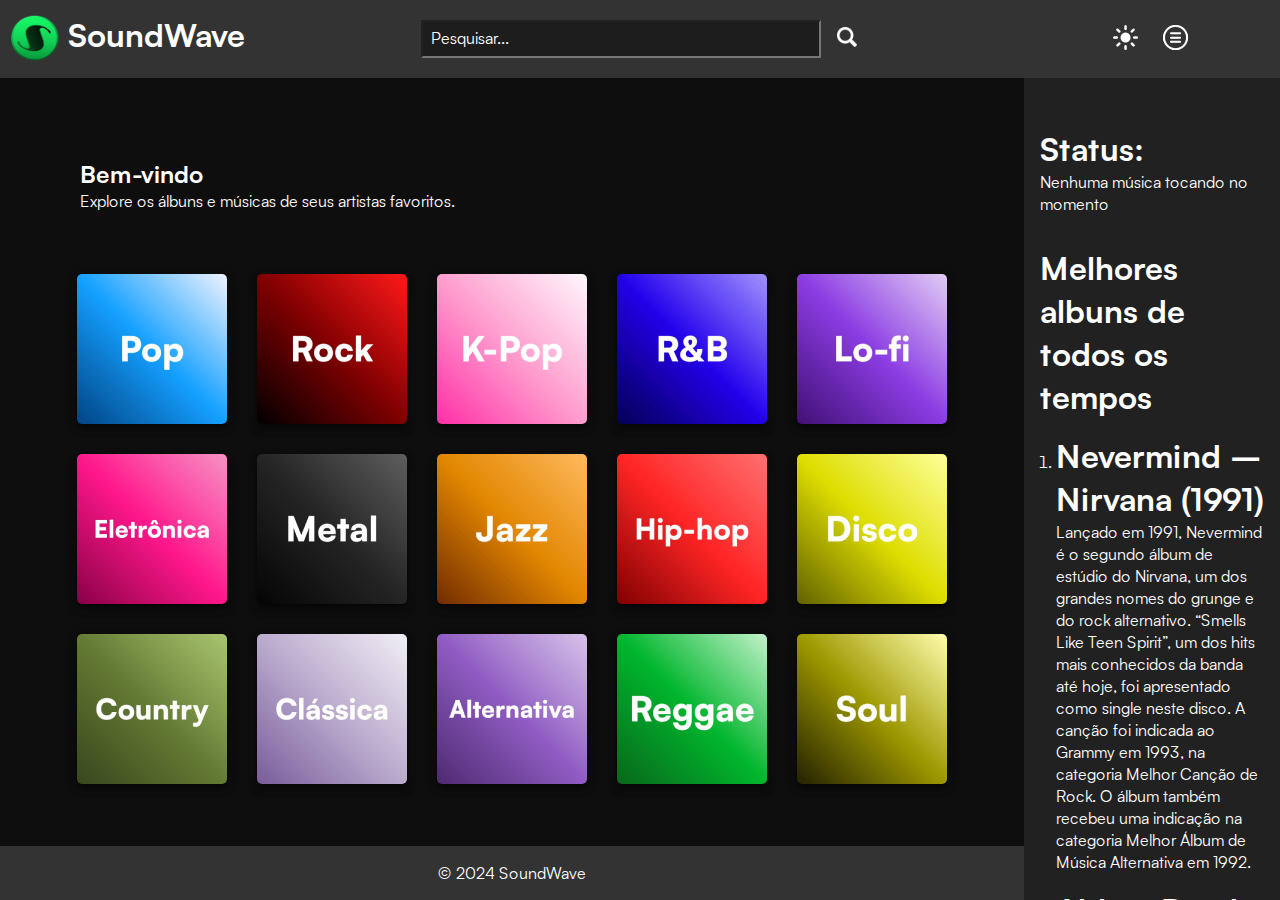
<file: index.html>
<!DOCTYPE html>
<html lang="pt">

<head>
    <meta charset="UTF-8">
    <title>SoundWave</title>
    <link rel="icon" type="image/x-icon" href="imgs/logo/logo_soundwave.png">
    <link rel="stylesheet" href="css/default.css">
    <link rel="stylesheet" href="css/home.css">
    <link rel="stylesheet" href="css/satoshi.css">
    <script src="https://ajax.googleapis.com/ajax/libs/jquery/3.7.1/jquery.min.js"></script>
    <script src="js/script.js"></script>
</head>

<body>

    <header>
        <a id="logo" href="index.html">
            <img style="margin-right: 0.5em;" src="imgs/logo/logo_soundwave.png" alt="Logo" width="50" height="50">
            <h1>SoundWave</h1>
        </a>

        <nav>
            <div class="pesquisar">
                <!--Barra de pesquisa-->
                <ul>
                    <li>
                        <input type="text" id="barraDePesquisa" placeholder="Pesquisar..." onfocus="barraSel()"
                            onfocusout="barraNotSel()">
                    </li>
                    <li>
                        <img id="lupa" src="imgs/icons/search dark.png" alt="lupa">
                    </li>
                </ul>
            </div>
            <!--botões para configurações de estilo/layout-->
            <div class="options">
                <ul>
                    <li>
                        <button id="mudar-tema">
                            <img id="tema" src="imgs/icons/sun.png" alt="Alterar tema" width="25px" height="25px">
                        </button>
                    </li>
                    <li>
                        <button id="esconder-aside">
                            <img id="esconder" src="imgs/icons/burger dark.png" alt="Esconder barra lateral"
                                width="25px" height="25px">
                        </button>
                    </li>
                </ul>
            </div>
        </nav>
    </header>

    <aside>
        <section id="music">
            <h1>Status:</h1><p>Nenhuma música tocando no momento</p>
        </section>
        <section id="news">
            <article>
                <h1>Melhores albuns de todos os tempos</h1>
                <ol style="margin-left: 1em;">
                    <li style="margin-top: 1em;">
                        <h1>Nevermind – Nirvana (1991)</h1>
                        <p>Lançado em 1991, Nevermind é o segundo álbum de estúdio do Nirvana, um dos grandes nomes do
                            grunge e do rock alternativo.

                            “Smells Like Teen Spirit”, um dos hits mais conhecidos da banda até hoje, foi apresentado
                            como single neste disco.

                            A canção foi indicada ao Grammy em 1993, na categoria Melhor Canção de Rock. O álbum também
                            recebeu uma indicação na categoria Melhor Álbum de Música Alternativa em 1992. </p>
                    </li>

                    <li style="margin-top: 1em;">
                        <h1>Abbey Road – The Beatles (1969)</h1>
                        <p>
                            Você já deve ter visto por aí a clássica foto dos Beatles atravessando uma rua, certo? Essa rua é a Abbey Road, localizada em Londres, e a foto é capa para o álbum da banda que leva o mesmo nome.

Lançado em 1969, o disco apresentou sucessos como “Here Comes the Sun” e “Something”, que foram regravados por vários artistas ao longo dos anos.

O trabalho ganhou a categoria Álbum Induzido no Grammy Hall of Fame em 1995, uma premiação especial do Grammy Awards, e não poderia ficar de fora dos melhores álbuns de todos os tempos. 
                        </p>
                    </li>
                    <li style="margin-top: 1em;">
                        <h1>Pet Sounds – The Beach Boys (1966)</h1>
                        <p>
                            Pet Sounds foi um marco na carreira do The Beach Boys e na história da música. Neste trabalho, a banda apresentou um som mais pop com hits como “Wouldn’t It Be Nice”.

Ao lançar o trabalho em 1966, o grupo inovou ao trazer arranjos diferentes, incluindo até sons cotidianos nas produções, como latidos, sinos de bicicleta e campainhas. 

Hoje, mais de 50 anos após o lançamento do disco, muito se fala sobre a influência de Pet Sounds para o gênero pop.
                        </p>
                    </li>
                    <li style="margin-top: 1em;">
                        <h1>Thriller – Michael Jackson (1982)</h1>
                        <p>
                            Quem nunca ouviu falar de Thriller, disco lançado por Michael Jackson em 1982? Esse clássico dos anos 80 é conhecido até hoje, sendo a faixa que leva o nome do álbum um dos maiores hits do cantor.

Além de “Thriller”, o disco ainda traz sucessos como “Beat It” e “Billie Jean”.

Michael Jackson recebeu nada mais nada menos do que oito Grammys pela produção, incluindo o de Álbum do Ano. Esse não podia ficar de fora dos melhores álbuns de todos os tempos, não é mesmo?
                        </p>
                    </li> 
                    <li style="margin-top: 1em;">
                        <h1>Rumours – Fleetwood Mac (1977)</h1>
                        <p>
                            Uma das grandes bandas de rock internacional, Fleetwood Mac lançou muitos trabalhos incríveis ao longo da carreira e Rumours é um dos principais destaques da banda.

Lançado em 1977, o disco ganhou o Grammy de Melhor Álbum do Ano em 1978, com “The Chain”, “Go Your Own Way” e outros hits que ficaram para a história da música, marcando o trabalho entre os melhores álbuns de todos os tempos. 
                        </p>
                    </li> 
                </ol>
            </article>
        </section>
    </aside>

    <div class="separar">
        <main>
            <section class="txt"> <!--text-->
                <h2>Bem-vindo</h2>
                <p>Explore os álbuns e músicas de seus artistas favoritos.</p>
            </section> <!--fim text-->
            <section>
                <!--Gêneros musicais-->
                <div class="tabela-generos">
                    <div class="generos">
                        <!--Primeira coluna-->
                        <div class="card">
                            <a href="artistas.html" target="_self"><img src="imgs/generos/Pop.jpg" alt="Pop"></a>
                        </div>
                        <div class="card">
                            <img src="imgs/generos/Rock.jpg" alt="Rock">
                        </div>
                        <div class="card">
                            <img src="imgs/generos/K-Pop.jpg" alt="K-pop">
                        </div>
                        <div class="card">
                            <img src="imgs/generos/R&B.jpg" alt="R&B">
                        </div>
                        <div class="card">
                            <img src="imgs/generos/Lo-fi.jpg" alt="Lo-fi">
                        </div>
                    </div> <!--fim coluna 1-->

                    <!--Segunda coluna-->
                    <div class="generos">
                        <div class="card">
                            <img src="imgs/generos/Eletrônica.jpg" alt="Eletrônica">
                        </div>
                        <div class="card">
                            <img src="imgs/generos/Metal.jpg" alt="Metal">
                        </div>
                        <div class="card">
                            <img src="imgs/generos/Jazz.jpg" alt="Jazz">
                        </div>
                        <div class="card">
                            <img src="imgs/generos/Hip-hop.jpg" alt="Hip-hop">
                        </div>
                        <div class="card">
                            <img src="imgs/generos/Disco.jpg" alt="Disco">
                        </div>
                    </div>

                    <!--Terceira coluna-->
                    <div class="generos">

                        <div class="card">
                            <img src="imgs/generos/Country.jpg" alt="Country">
                        </div>
                        <div class="card">
                            <img src="imgs/generos/Clássica.jpg" alt="Clássica">
                        </div>
                        <div class="card">
                            <img src="imgs/generos/Alternativa.jpg" alt="Alternativa">
                        </div>
                        <div class="card">
                            <img src="imgs/generos/Reggae.jpg" alt="Reggae">
                        </div>
                        <div class="card">
                            <img src="imgs/generos/Soul.jpg" alt="Soul">
                        </div>
                    </div>

                </div> <!--Fim container-->
            </section>

        </main>
        <footer>

            <p>&copy; 2024 SoundWave</p>
        </footer>
    </div>

</body>

</html>
</file>
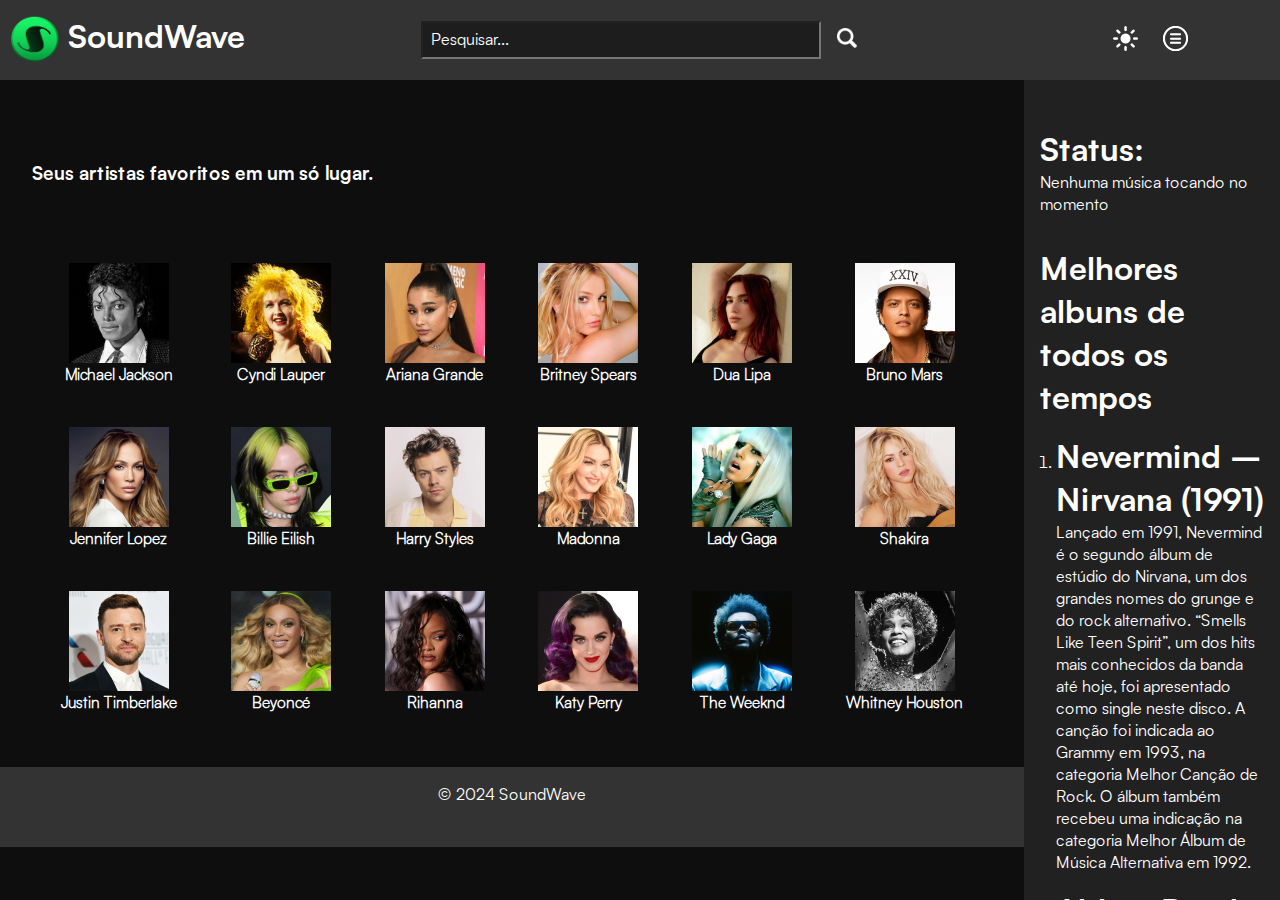
<file: artistas.html>
<!DOCTYPE html>
<html lang="pt">

<head>
    <meta charset="UTF-8">
    <title>SoundWave/Pop</title>
    <link rel="icon" type="image/x-icon" href="imgs/logo/logo_soundwave.png">
    <link rel="stylesheet" href="css/artistas.css">
    <link rel="stylesheet" href="css/default.css">
    <link rel="stylesheet" href="css/satoshi.css">
    <script src="https://ajax.googleapis.com/ajax/libs/jquery/3.7.1/jquery.min.js"></script>
    <script src="js/script.js"></script>
</head>

<body>

    <header>
        <a id="logo" href="index.html">
            <img style="margin-right: 0.5em;" src="imgs/logo/logo_soundwave.png" alt="Logo" width="50" height="50">
            <h1>SoundWave</h1>
        </a>

        <nav>
            <div class="pesquisar">
                <!--Barra de pesquisa-->
                <ul>
                    <li>
                        <input type="text" id="barraDePesquisa" placeholder="Pesquisar..." onfocus="barraSel()"
                            onfocusout="barraNotSel()">
                    </li>
                    <li>
                        <img id="lupa" src="imgs/icons/search dark.png" alt="lupa">
                    </li>
                </ul>
            </div>
            <!--botões para configurações de estilo/layout-->
            <div class="options">
                <ul>
                    <li>
                        <button id="mudar-tema">
                            <img id="tema" src="imgs/icons/sun.png" alt="Alterar tema" width="25px" height="25px">
                        </button>
                    </li>
                    <li>
                        <button id="esconder-aside">
                            <img id="esconder" src="imgs/icons/burger dark.png" alt="Esconder barra lateral"
                                width="25px" height="25px">
                        </button>
                    </li>
                </ul>
            </div>
        </nav>
    </header>


    <aside>
        <section id="music">
            <h1>Status:</h1>
            <p>Nenhuma música tocando no momento</p>
        </section>
        <section id="news">
            <article>
                <h1>Melhores albuns de todos os tempos</h1>
                <ol style="margin-left: 1em;">
                    <li style="margin-top: 1em;">
                        <h1>Nevermind – Nirvana (1991)</h1>
                        <p>Lançado em 1991, Nevermind é o segundo álbum de estúdio do Nirvana, um dos grandes nomes do
                            grunge e do rock alternativo.

                            “Smells Like Teen Spirit”, um dos hits mais conhecidos da banda até hoje, foi apresentado
                            como single neste disco.

                            A canção foi indicada ao Grammy em 1993, na categoria Melhor Canção de Rock. O álbum também
                            recebeu uma indicação na categoria Melhor Álbum de Música Alternativa em 1992. </p>
                    </li>

                    <li style="margin-top: 1em;">
                        <h1>Abbey Road – The Beatles (1969)</h1>
                        <p>
                            Você já deve ter visto por aí a clássica foto dos Beatles atravessando uma rua, certo? Essa
                            rua é a Abbey Road, localizada em Londres, e a foto é capa para o álbum da banda que leva o
                            mesmo nome.

                            Lançado em 1969, o disco apresentou sucessos como “Here Comes the Sun” e “Something”, que
                            foram regravados por vários artistas ao longo dos anos.

                            O trabalho ganhou a categoria Álbum Induzido no Grammy Hall of Fame em 1995, uma premiação
                            especial do Grammy Awards, e não poderia ficar de fora dos melhores álbuns de todos os
                            tempos.
                        </p>
                    </li>
                    <li style="margin-top: 1em;">
                        <h1>Pet Sounds – The Beach Boys (1966)</h1>
                        <p>
                            Pet Sounds foi um marco na carreira do The Beach Boys e na história da música. Neste
                            trabalho, a banda apresentou um som mais pop com hits como “Wouldn’t It Be Nice”.

                            Ao lançar o trabalho em 1966, o grupo inovou ao trazer arranjos diferentes, incluindo até
                            sons cotidianos nas produções, como latidos, sinos de bicicleta e campainhas.

                            Hoje, mais de 50 anos após o lançamento do disco, muito se fala sobre a influência de Pet
                            Sounds para o gênero pop.
                        </p>
                    </li>
                    <li style="margin-top: 1em;">
                        <h1>Thriller – Michael Jackson (1982)</h1>
                        <p>
                            Quem nunca ouviu falar de Thriller, disco lançado por Michael Jackson em 1982? Esse clássico
                            dos anos 80 é conhecido até hoje, sendo a faixa que leva o nome do álbum um dos maiores hits
                            do cantor.

                            Além de “Thriller”, o disco ainda traz sucessos como “Beat It” e “Billie Jean”.

                            Michael Jackson recebeu nada mais nada menos do que oito Grammys pela produção, incluindo o
                            de Álbum do Ano. Esse não podia ficar de fora dos melhores álbuns de todos os tempos, não é
                            mesmo?
                        </p>
                    </li>
                    <li style="margin-top: 1em;">
                        <h1>Rumours – Fleetwood Mac (1977)</h1>
                        <p>
                            Uma das grandes bandas de rock internacional, Fleetwood Mac lançou muitos trabalhos
                            incríveis ao longo da carreira e Rumours é um dos principais destaques da banda.

                            Lançado em 1977, o disco ganhou o Grammy de Melhor Álbum do Ano em 1978, com “The Chain”,
                            “Go Your Own Way” e outros hits que ficaram para a história da música, marcando o trabalho
                            entre os melhores álbuns de todos os tempos.
                        </p>
                    </li>
                </ol>
            </article>
        </section>
    </aside>

    <div class="separar">
        <main>
            <h3>Seus artistas favoritos em um só lugar.</p>
                <section>

                    <table id="tabela-artistas">
                        <!--Primeira linha-->
                        <tr>
                            <td class="artista-card">
                                <a href="perfil-artista.html" target="_self">
                                    <img src="imgs/artistas-pop/Michael Jackson 100px.jpg" alt="Michael Jackson">
                                    <figcaption>Michael Jackson</figcaption>
                                </a>
                            </td>
                            <td class="artista-card">
                                <a href="#" target="_self">
                                    <img src="imgs/artistas-pop/Cyndi Lauper.jpg" alt="Cyndi Lauper">
                                    <figcaption>Cyndi Lauper</figcaption>
                                </a>
                            </td>
                            <td class="artista-card">
                                <a href="#" target="_self">
                                    <img src="imgs/artistas-pop/Ariana Grande.jpg" alt="Ariana Grande">
                                    <figcaption>Ariana Grande</figcaption>
                                </a>
                            </td>
                            <td class="artista-card">
                                <a href="#" target="_self">
                                    <img src="imgs/artistas-pop/Britney Spears.jpg" alt="Britney Spears">
                                    <figcaption>Britney Spears</figcaption>
                                </a>
                            </td>
                            <td class="artista-card">
                                <a href="#" target="_self">
                                    <img src="imgs/artistas-pop/Dua Lipa.jpg" alt="Dua Lipa">
                                    <figcaption>Dua Lipa</figcaption>
                                </a>
                            </td>
                            <td class="artista-card">
                                <a href="#" target="_self">
                                    <img src="imgs/artistas-pop/Bruno Mars.jpg" alt="Bruno Mars">
                                    <figcaption>Bruno Mars</figcaption>
                                </a>
                            </td>
                        </tr>
                        <!--segunda linha-->
                        <tr>
                            <td class="artista-card">
                                <a href="#" target="_self">
                                    <img src="imgs/artistas-pop/Jennifer Lopez.jpg" alt="Jennifer Lopez">
                                    <figcaption>Jennifer Lopez</figcaption>
                                </a>
                            </td>
                            <td class="artista-card">
                                <a href="#" target="_self">
                                    <img src="imgs/artistas-pop/Billie Eilish.jpg" alt="Billie Eilish">
                                    <figcaption>Billie Eilish</figcaption>
                                </a>
                            </td>
                            <td class="artista-card">
                                <a href="#" target="_self">
                                    <img src="imgs/artistas-pop/Harry Styles.jpg" alt="Harry Styles">
                                    <figcaption>Harry Styles</figcaption>
                                </a>
                            </td>
                            <td class="artista-card">
                                <a href="#" target="_self">
                                    <img src="imgs/artistas-pop/Madonna.jpg" alt="Madonna">
                                    <figcaption>Madonna</figcaption>
                                </a>
                            </td>
                            <td class="artista-card">
                                <a href="#" target="_self">
                                    <img src="imgs/artistas-pop/Lady Gaga.jpg" alt="Lady Gaga">
                                    <figcaption>Lady Gaga</figcaption>
                                </a>
                            </td>
                            <td class="artista-card">
                                <a href="#" target="_self">
                                    <img src="imgs/artistas-pop/Shakira.jpg" alt="Shakira">
                                    <figcaption>Shakira</figcaption>
                                </a>
                            </td>
                        </tr>

                        <!--Terceira linha-->
                        <tr>
                            <td class="artista-card">
                                <a href="#" target="_self">
                                    <img src="imgs/artistas-pop/Justin Timberlake.jpg" alt="Justin Timberlake">
                                    <figcaption>Justin Timberlake</figcaption>
                                </a>
                            </td>
                            <td class="artista-card">
                                <a href="#" target="_self">
                                    <img src="imgs/artistas-pop/Beyoncé.jpg" alt="Beyoncé">
                                    <figcaption>Beyoncé</figcaption>
                                </a>
                            </td>
                            <td class="artista-card">
                                <a href="#" target="_self">
                                    <img src="imgs/artistas-pop/Rihanna.jpg" alt="Rihanna">
                                    <figcaption>Rihanna</figcaption>
                                </a>
                            </td>
                            <td class="artista-card">
                                <a href="#" target="_self">
                                    <img src="imgs/artistas-pop/Katy Perry.jpg" alt="Katy Perry">
                                    <figcaption>Katy Perry</figcaption>
                                </a>
                            </td>
                            <td class="artista-card">
                                <a href="#" target="_self">
                                    <img src="imgs/artistas-pop/The Weeknd.jpg" alt="The Weeknd">
                                    <figcaption>The Weeknd</figcaption>
                                </a>
                            </td>
                            <td class="artista-card">
                                <a href="#" target="_self">
                                    <img src="imgs/artistas-pop/Whitney Houston.jpg" alt="Whitney Houston">
                                    <figcaption>Whitney Houston</figcaption>
                                </a>
                            </td>
                        </tr>
                    </table> <!--fim tabela de artistas-->
                </section>
        </main>

        <footer>
            <p>&copy; 2024 SoundWave</p>
        </footer>
    </div>

</body>

</html>
</file>
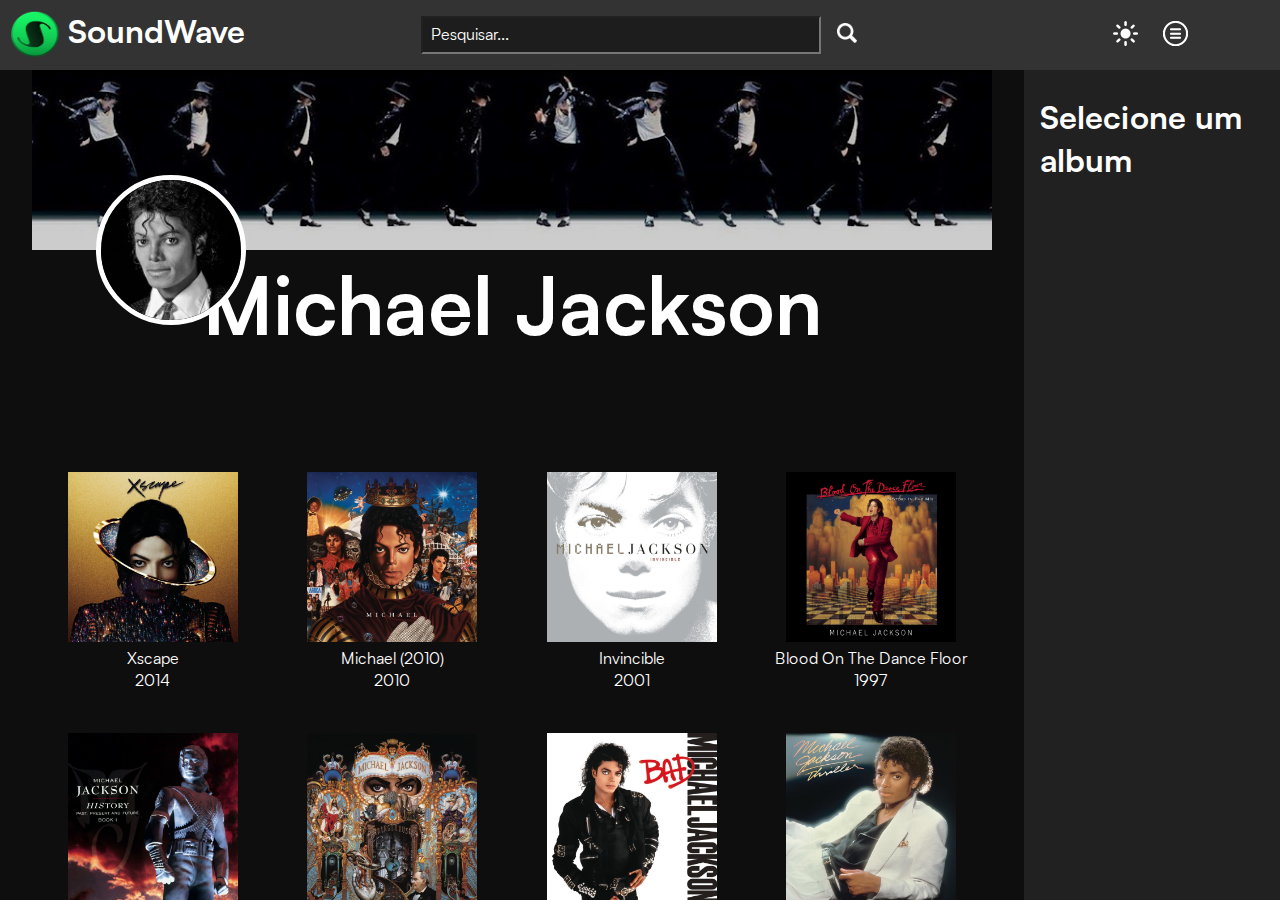
<file: perfil-artista.html>
<!DOCTYPE html>
<html lang="pt">

<head>
    <meta charset="UTF-8">
    <title>SoundWave/Pop/Michael Jackson</title>
    <link rel="icon" type="image/x-icon" href="imgs/logo/logo_soundwave.png">
    <link rel="stylesheet" href="css/default.css">
    <link rel="stylesheet" href="css/perfil-artista.css">
    <link rel="stylesheet" href="css/satoshi.css">
    <script src="https://ajax.googleapis.com/ajax/libs/jquery/3.7.1/jquery.min.js"></script>
    <script src="js/script.js"></script>
</head>

<body>

    <header>
        <a id="logo" href="index.html">
            <img style="margin-right: 0.5em;" src="imgs/logo/logo_soundwave.png" alt="Logo" width="50" height="50">
            <h1>SoundWave</h1>
        </a>

        <nav>
            <div class="pesquisar">
                <!--Barra de pesquisa-->
                <ul>
                    <li>
                        <input type="text" id="barraDePesquisa" placeholder="Pesquisar..." onfocus="barraSel()"
                            onfocusout="barraNotSel()">
                    </li>
                    <li>
                        <img id="lupa" src="imgs/icons/search dark.png" alt="lupa">
                    </li>
                </ul>
            </div>
            <!--botões para configurações de estilo/layout-->
            <div class="options">
                <ul>
                    <li>
                        <button id="mudar-tema">
                            <img id="tema" src="imgs/icons/sun.png" alt="Alterar tema" width="25px" height="25px">
                        </button>
                    </li>
                    <li>
                        <button id="esconder-aside">
                            <img id="esconder" src="imgs/icons/burger dark.png" alt="Esconder barra lateral"
                                width="25px" height="25px">
                        </button>
                    </li>
                </ul>
            </div>
        </nav>
    </header>

    <aside class="sideBarMusica">
        <section id="music">            
            <h1 id="nomeAlbum">Selecione um album</h1>
        </section>
        <ol class="lista-de-musicas">
            <li><a href="#" data-src="music/Michael Jackson (1982) Thriller/01 - Wanna Be Startin' Somethin'.mp3">Wanna
                    Be Startin' Somethin'</a></li>
            <li><a href="#" data-src="music/Michael Jackson (1982) Thriller/02 - Baby Be Mine.mp3">Baby Be Mine</a></li>
            <li><a href="#" data-src="music/Michael Jackson (1982) Thriller/03 - The Girl Is Mine.mp3">The Girl Is
                    Mine</a></li>
            <li><a href="#" data-src="music/Michael Jackson (1982) Thriller/04 - Thriller.mp3">Thriller</a></li>
            <li><a href="#" data-src="music/Michael Jackson (1982) Thriller/05 - Beat It (Single Version).mp3">Beat It
                    (Single Version)</a></li>
            <li><a href="#" data-src="music/Michael Jackson (1982) Thriller/06 - Billie Jean.mp3">Billie Jean</a></li>
            <li><a href="#" data-src="music/Michael Jackson (1982) Thriller/07 - Human Nature.mp3">Human Nature</a></li>
            <li><a href="#" data-src="music/Michael Jackson (1982) Thriller/08 - P.Y.T. (Pretty Young Thing).mp3">P.Y.T.
                    (Pretty Young Thing)</a></li>
            <li><a href="#" data-src="music/Michael Jackson (1982) Thriller/09 - The Lady in My Life.mp3">The Lady in My
                    Life</a></li>
        </ol>
        <audio id="audioPlayer" controls>
            <source id="audioSource" src="" type="audio/mpeg">
        </audio>
    </aside>

    <div class="separar">
        <main>
            <section class="perfil">
                <div class="banner">
                    <div class="perfil-ft">
                        <img src="imgs/michael-jackson/Michael Jackson.jpg" alt="Michael Jackson">
                    </div>
                </div>
                <div class="perfil-name">
                    <h1>Michael Jackson</h1>
                </div>
            </section> <!--fim perfil-->

            <section class="discografia">
                <table id="albums">
                    <!--1 table row-->
                    <tr>
                        <!--1-->
                        <td class="album">
                            <a id="albumLink" href="#" target="_self">
                                <img src="imgs/michael-jackson/Xscape.jpg" alt="Xscape Album">
                                <figcaption>Xscape <br> 2014</figcaption>
                            </a>
                        </td>
                        <!--2-->
                        <td class="album">
                            <a id="albumLink" href="#" target="_self">
                                <img src="imgs/michael-jackson/Michael.jpg" alt="Michael Album">
                                <figcaption>Michael (2010) <br> 2010</figcaption>
                            </a>
                        </td>
                        <!--3-->
                        <td class="album">
                            <a id="albumLink" href="#" target="_self">
                                <img src="imgs/michael-jackson/Invincible.jpg" alt="Invincible Album">
                                <figcaption>Invincible <br> 2001</figcaption>
                            </a>
                        </td>
                        <!--4-->
                        <td class="album">
                            <a id="albumLink" href="#" target="_self">
                                <img src="imgs/michael-jackson/Blood_On_The_Dance_Floor.jpg"
                                    alt="Blood On The Dance Floor Album">
                                <figcaption>Blood On The Dance Floor <br> 1997</figcaption>
                            </a>
                        </td>
                    </tr>
                    <!--2 table row-->
                    <tr>
                        <!--1-->
                        <td class="album">
                            <a id="albumLink" href="#" target="_self">
                                <img src="imgs/michael-jackson/HIStory.jpg"
                                    alt="HIStory: Past, Present And Future, Book I (1995)">
                                <figcaption>HIStory <br> 1995</figcaption>
                            </a>
                        </td>

                        <!--2-->
                        <td class="album">
                            <a id="albumLink" href="#" target="_self">
                                <img src="imgs/michael-jackson/Dangerous.jpg" alt="Dangerous Album">
                                <figcaption>Dangerous <br> 1991</figcaption>
                            </a>
                        </td>

                        <!--3-->
                        <td class="album">
                            <a id="albumLink" href="#" target="_self">
                                <img src="imgs/michael-jackson/Bad.jpg" alt="Bad Album">
                                <figcaption>Bad <br> 1987</figcaption>
                            </a>
                        </td>

                        <!--4-->
                        <td class="album">
                            <a id="albumLinkTeste" href="#" target="_self" onclick="album()">
                                <img src="imgs/michael-jackson/Thriller.jpg" alt="Thriller Album">
                                <figcaption>Thriller <br> 1982</figcaption>
                            </a>
                        </td>
                    </tr>

                    <!--3 table row-->
                    <tr>
                        <!--1-->
                        <td class="album">
                            <a id="albumLink" href="#" target="_self">
                                <img src="imgs/michael-jackson/Off The Wall.jpg" alt="Off The Wall Album">
                                <figcaption>Off The Wall <br> 1979</figcaption>
                            </a>
                        </td>
                        <!--2-->
                        <td class="album">
                            <a id="albumLink" href="#" target="_self">
                                <img src="imgs/michael-jackson/Forever, Michael.jpg" alt="Forever, Michael Album">
                                <figcaption>Forever, Michael <br> 1975</figcaption>
                            </a>
                        </td>
                        <!--3-->
                        <td class="album">
                            <a id="albumLink" href="#" target="_self">
                                <img src="imgs/michael-jackson/Music & Me.jpg" alt="Music & Me Album">
                                <figcaption>Music & Me <br> 1973</figcaption>
                            </a>
                        </td>
                        <!--4-->
                        <td class="album">
                            <a id="albumLink" href="#" target="_self">
                                <img src="imgs/michael-jackson/Ben.jpg" alt="Ben Album">
                                <figcaption>Ben <br> 1972</figcaption>
                            </a>
                        </td>
                    </tr>

                    <!--4 table row-->
                    <tr>
                        <!--1-->
                        <td class="album">
                            <a id="albumLink" href="#" target="_self">
                                <img src="imgs/michael-jackson/Got To Be There.jpg" alt="Got To Be There Album">
                                <figcaption>Got To Be There <br> 1972</figcaption>
                            </a>
                        </td>
                    </tr>
                </table>
            </section>

        </main>
        <section id="relacionados">

            <div class="videos-populares">
                <h2>Clipes populares</h2>
                <div class="carrossel-container">
                    <button class="prev" onclick="prevSlide()">&#10094;</button>
                    <div class="carrossel">
                        <div class="video">
                            <iframe width="560" height="315"
                                src="https://www.youtube.com/embed/Zi_XLOBDo_Y?si=8FZNxdLjl3iRuJrI"
                                title="YouTube video player" frameborder="0"
                                allow="accelerometer; autoplay; clipboard-write; encrypted-media; gyroscope; picture-in-picture; web-share"
                                referrerpolicy="strict-origin-when-cross-origin" allowfullscreen></iframe>
                        </div>
                        <div class="video">
                            <iframe width="560" height="315"
                                src="https://www.youtube.com/embed/oRdxUFDoQe0?si=7nIM50ISj0r5A7fw"
                                title="YouTube video player" frameborder="0"
                                allow="accelerometer; autoplay; clipboard-write; encrypted-media; gyroscope; picture-in-picture; web-share"
                                referrerpolicy="strict-origin-when-cross-origin" allowfullscreen></iframe>
                        </div>
                        <div class="video">
                            <iframe width="560" height="315"
                                src="https://www.youtube.com/embed/h_D3VFfhvs4?si=gUH-pEks93INzrjy"
                                title="YouTube video player" frameborder="0"
                                allow="accelerometer; autoplay; clipboard-write; encrypted-media; gyroscope; picture-in-picture; web-share"
                                referrerpolicy="strict-origin-when-cross-origin" allowfullscreen></iframe>
                        </div>
                    </div><!--fim conteudo-->
                    <button class="next" onclick="proxSlide()">&#10095;</button>
                </div> <!--fim carrossel-->
            </div> <!--fim clipes mais vistos-->

            <div class="midias-sociais">
                <h2>Redes sociais</h2>
                <div class="icons">
                    <a href="https://www.youtube.com/channel/UC5OrDvL9DscpcAstz7JnQGA" target="_blank"><img src="imgs/icons/social-media/yt.png" alt="youtube"></a>

                    <a href="https://www.instagram.com/michaeljackson/?hl=en" target="_blank"><img src="imgs/icons/social-media/insta.png" alt="instagram"></a>
                </div>
            </div>
        </section>
        <footer>
            <p>&copy; 2024 SoundWave</p>
        </footer>
    </div>


</body>

</html>
</file>
<file: css/default.css>
@import url('satoshi.css'); /*Importando a fonte*/

/*Estilização padrão*/

/*html*/
html, body{
    height: 100%;
}

/*aplicado em todo documento*/
*{
    margin: 0;
    padding: 0;
    box-sizing: border-box;
}

/*estilização do body*/
body{
    font-family: 'Satoshi-Variable';
    color: white;
    /*box-sizing: border-box;*/
    background-color: #0e0e0e;
    display: flex;
    flex-direction: column;
    overflow:hidden;
}

/*Barra lateral*/
aside{
    width: 20%;
    height: 100%;
    background-color:#222121;
    position: absolute;
    right: 0;
    padding: 6em 1em;
}

a{
    color: white;
}

.separar {
    width: 80%;    
}

.separar, aside{    
    overflow-y: auto; /* overflow vertical com barra de rolagem */
}

#logo:hover{
    opacity: 0.8;
}

/*header e footer*/
header, footer{
    background-color: #333;
    color: #fff; 
    align-items: center;
    justify-content: center;
    z-index: 1000; /*header e footer acima de tudo e todos*/
}

header{
    height: 80px;
    width:100%;    
    padding: 10px;
    display: flex;       
    flex-direction: row;        
}

header a{
    display: flex;    
    text-decoration: none;    
    color: white;
}

/*rodapé*/
footer{
    height: 80px;
    position: relative;
    width: 100%;
    padding: 1em 0;  
    text-align: center; 
}


/*barra de navegação*/
nav{
    display: flex;
    width: 80%;
    float: right;       
    align-items: center;  
    margin-left: 10em;
}

ul{
    list-style: none;
}

nav ul{
    margin: 0;
    padding: 0;
    display: flex;
    align-items: center;
}

.pesquisar li{
    margin-left: 1em;
}

.pesquisar img{
    width:20px; 
    height:20px;
}

#barraDePesquisa{
    padding: 0.5em;
    font-size: 1em;    
    width: 400px;
    background-color: #1c1d1c;
}

input::placeholder {
    color:white;
    font-family: 'Satoshi-Regular';
  }

/*campo dos botões*/
.options{
    width: 100px;
    height: 50px;
    display: flex;
    flex-direction: row;
    justify-content: space-between;  
    margin-right: 5em;
    position: absolute;    
    right: 0;
}

.options button{
    text-decoration: none;
    border: transparent; 
    background-color: transparent;       
    cursor: pointer;  
    width: 50px;
    height: 50px;
}

.options button:hover{
    background-color: rgba(220, 220, 220, 0.4);
    border-radius: 50%;
}
</file>
<file: css/home.css>
@import url('satoshi.css'); /*Importando a fonte*/

/*conteúdo principal*/
main{
    /*width: 80%;*/
    padding: 5em 2em 2em; 
}

a:hover{
    opacity: 0.7;
}

.txt{
    margin-left: 3em;
    text-align: left;
}

aside section{
    margin-top: 2em;
}

aside section article{
    margin-top: 2em;
}

/*container dos cards e imagens principais*/
.tabela-generos{    
    display: flex;   
    flex-direction: column; 
    justify-content: center;    
    align-items: center;    
    margin-top: 2em;  
    padding: 15px;  
}

.generos{
    display: flex;
    flex-direction: row;
}

/*alterando as imagens dos cards*/
.card{
    width: 180px;
    height: 180px;
    padding: 15px;
    align-items: center;
    opacity: 1.0;    
}

.card img{
    width: 150px;
    height: 150px;
    border-radius: 5px;
    box-shadow: 0 4px 8px 0 rgba(0, 0, 0, 0.4), 0 6px 10px 0 rgba(0, 0, 0, 0.20);
}

.card img:hover{
    opacity: 0.5;
}
</file>
<file: css/satoshi.css>
/*Para utilizar a fonte que baixei da internet e quero referenciar localmente*/

@font-face {
  font-family: 'Satoshi-Variable';
  src: url('../fonts/Satoshi-Variable.woff2') format('woff2'),
       url('../fonts/Satoshi-Variable.woff') format('woff'),
       url('../fonts/Satoshi-Variable.ttf') format('truetype');
       font-weight: 300 900;
       font-display: swap;
       font-style: normal;
}

@font-face {
  font-family: 'Satoshi-Light';
  src: url('../fonts/Satoshi-Light.woff2') format('woff2'),
       url('../fonts/Satoshi-Light.woff') format('woff'),
       url('../fonts/Satoshi-Light.ttf') format('truetype');
       font-weight: 300;
       font-display: swap;
       font-style: normal;
}

@font-face {
  font-family: 'Satoshi-Regular';
  src: url('../fonts/Satoshi-Regular.woff2') format('woff2'),
       url('../fonts/Satoshi-Regular.woff') format('woff'),
       url('../fonts/Satoshi-Regular.ttf') format('truetype');
       font-weight: 400;
       font-display: swap;
       font-style: normal;
}

@font-face {
  font-family: 'Satoshi-Medium';
  src: url('../fonts/Satoshi-Medium.woff2') format('woff2'),
       url('../fonts/Satoshi-Medium.woff') format('woff'),
       url('../fonts/Satoshi-Medium.ttf') format('truetype');
       font-weight: 500;
       font-display: swap;
       font-style: normal;
}

@font-face {
  font-family: 'Satoshi-Bold';
  src: url('../fonts/Satoshi-Bold.woff2') format('woff2'),
       url('../fonts/Satoshi-Bold.woff') format('woff'),
       url('../fonts/Satoshi-Bold.ttf') format('truetype');
       font-weight: 700;
       font-display: swap;
       font-style: normal;
}

@font-face {
  font-family: 'Satoshi-Black';
  src: url('../fonts/Satoshi-Black.woff2') format('woff2'),
       url('../fonts/Satoshi-Black.woff') format('woff'),
       url('../fonts/Satoshi-Black.ttf') format('truetype');
       font-weight: 900;
       font-display: swap;
       font-style: normal;
}
</file>
<file: css/artistas.css>
@import url('satoshi.css'); /*Importando o css da fonte*/

/*conteúdo principal*/
main{
    padding: 5em 2em 2em;
}

aside section{
    margin-top: 2em;
}

aside section article{
    margin-top: 2em;
}

#tabela-artistas{
    /*background-color: aquamarine;*/
    width: 100%;
    margin-top: 3em;
}

#tabela-artistas td{
    /*background-color: violet;*/
    text-align: center;      
}

.artista-card {
    /*vertical-align: middle;*/
    /*background-color: brown;*/
    padding: 20px;
}

.artista-card a:hover{
    opacity: 0.5;
}

.artista-card a{    
    text-decoration: none;
    color: white;
}

.artista-card img{
    vertical-align: middle;    
}

figcaption{
    font-family: 'Satoshi-Light';
    font-size: smaller;
}
</file>
<file: css/perfil-artista.css>
@import url('satoshi.css'); /*Importando a fonte*/

/*conteúdo principal*/
main{
    padding: 0 2em 2em;
}

/*Banner do artista + informações */
.banner {
    width: 100%;
    max-width: 1080px;
    height: 180px;
    background-image: url('../imgs/michael-jackson/Michael Banner.jpg');
    background-size: cover;
    background-position: center;
    position: relative;
    margin: 0 auto;
    display: flex;
    align-items: center;
    justify-content: center; 
}

.banner::before {
    content: "";
    position: absolute;
    width: 100%; 
    height: 100%;
    background-color: rgba(0, 0, 0, 0.2); 
    z-index: 1;
}

.perfil-name {
    font-size: 40px;
    position: relative;
    text-align: center; 
    color: white; 
}

.perfil-ft {
    width: 150px;
    height: 150px;    
    overflow: hidden;
    border: 5px solid #fff;
    border-radius: 50%;
    position: absolute;
    bottom: -75px; 
    left: 4rem;
    z-index: 2;
    background-color: rgba(255, 255, 255, 0.5); /* Fundo branco com transparência */
}

.perfil-ft img{
    width: 100%;
    height: 100%;
    opacity: 1;
    object-fit: cover;
}

.perfil{
    height: 380px;    
}

/*seção de discografia*/
.discografia{    
    width: 100%;
    align-items: center;
    justify-content: center;
}

#albums{
    width: 100%;
}

a{
    text-decoration: none;
    color: #fff;
}

a:hover{
    opacity: 0.7;
}

.album{    
    width: 170px;
    height: 170px;
    text-align: center;
    padding: 20px;    
    /*background-color: blue;*/
}

.album img{
    width: 170px;
    height: 170px;
}

a img figcaption{
    font-size: small;
    text-decoration: none;    
}

/*Barra lateral com lista de musicas*/
aside ol{
    padding: 1em 1em; 
}

aside .lista-de-musicas li a:hover{
    border: 1px solid gray;
    opacity: 0.7;
}

.musicas{
    padding: 1em;
    height: auto;
}

#audioPlayer{
    margin-top: 6em;
}

/* seção de videos mais populares*/
#relacionados{
    display: flex;
    justify-content: space-between;
    align-items: center;
    padding: 20px;
}

.videos-populares{     
    width: 60%;
}



.carrossel-container{
    max-width: 560px;
    margin: auto;
    overflow: hidden;
    border: 2px solid #ddd;
    border-radius: 10px;
    background-color: #fff;
    position: relative;
}

.carrossel{
    display: flex;
    transition: transform 0.5s ease-in-out;
    width: 300%;
}

.video{
    min-width: 100%;
    position: relative;
}

.prev, .next{ 
    height: 100%;
    position: absolute;
    top: 50%;
    transform: translateY(-50%);
    background-color: rgba(0, 0, 0, 0.5);
    color: #fff;
    border: none;
    padding: 20px;
    cursor: pointer;
    z-index: 10; 
}

.prev{
    left: 0;
}

.next{
    right: 0;
}

.prev:hover, .next:hover{
    background-color: rgba(0, 0, 0, 0.8);
}

.midias-sociais {
    width: 40%;
    height: 380px;
    text-align: center;
}

.icons{
    display: flex;
    flex-direction: row;
    justify-content: space-around;
}

.midias-sociais img{
    width: 100px;
    height: 100px;
}

h2{
    margin-bottom: 1em;
    text-align: center;
}
</file>
